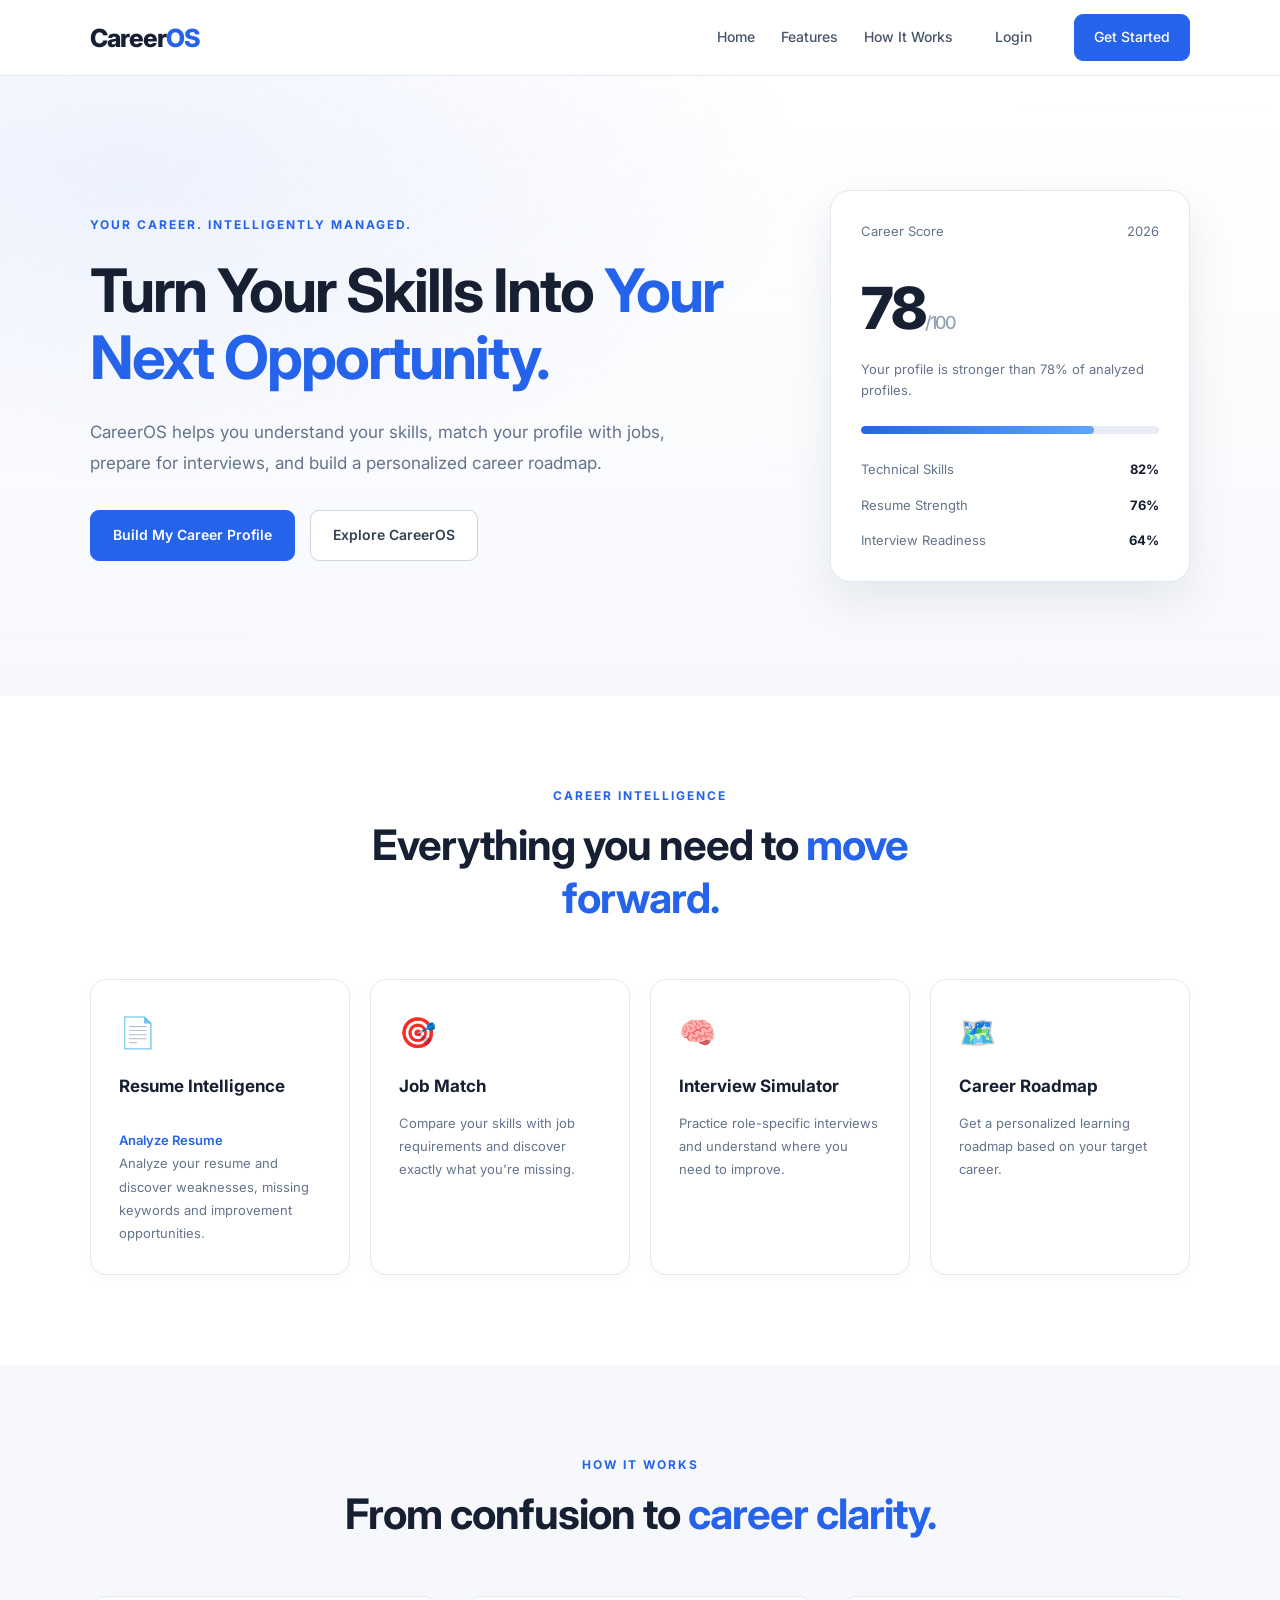
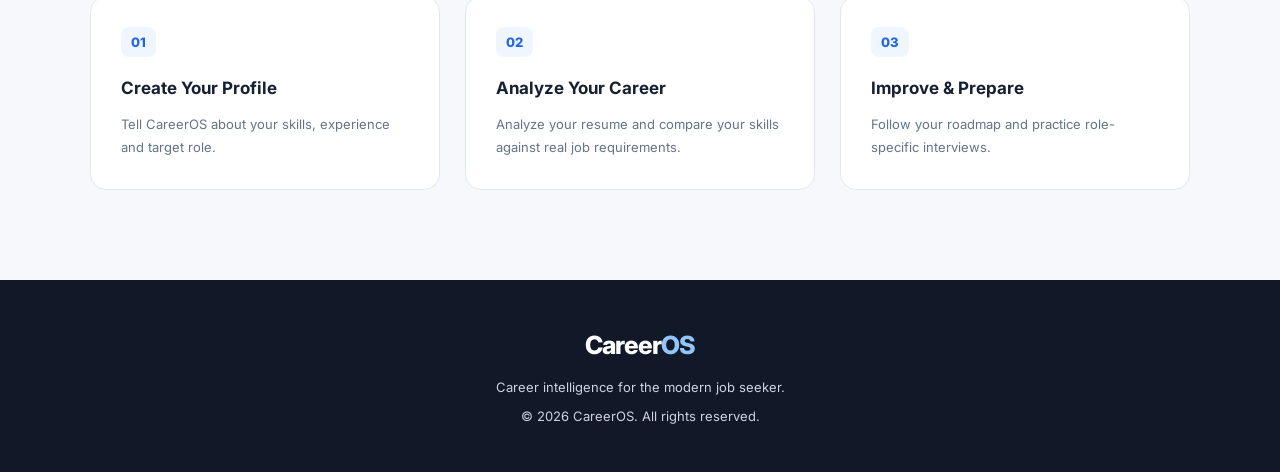
<file: frontend/index.html>
<!DOCTYPE html>
<html lang="en">

<head>
    <meta charset="UTF-8">

    <meta name="viewport" content="width=device-width, initial-scale=1.0">

    <title>CareerOS | Career Intelligence Platform</title>

    <link rel="stylesheet" href="css/style.css">
    <link rel="stylesheet" href="css/responsive.css">
</head>

<body>

    <!-- Navigation -->
    <header class="navbar">

        <div class="logo">
            Career<span>OS</span>
        </div>

        <nav>

            <a href="index.html">
                Home
            </a>

            <a href="#features">
                Features
            </a>

            <a href="#how-it-works">
                How It Works
            </a>

            <a href="login.html" class="login-btn" id="loginNav">
                Login
            </a>

            <a href="register.html" class="register-btn" id="registerNav">
                Get Started
            </a>

            <a href="#" id="userNav" class="login-btn" style="display: none;">
            </a>

            <a href="#" id="logoutBtn" class="register-btn" style="display: none;">
                Logout
            </a>

        </nav>


    </header>




    <!-- Hero Section -->
    <main>

        <section class="hero">

            <div class="hero-content">

                <p class="tagline">
                    YOUR CAREER. INTELLIGENTLY MANAGED.
                </p>

                <h1>
                    Turn Your Skills Into
                    <span>Your Next Opportunity.</span>
                </h1>

                <p class="hero-description">
                    CareerOS helps you understand your skills,
                    match your profile with jobs, prepare for interviews,
                    and build a personalized career roadmap.
                </p>

                <div class="hero-buttons">
                    <a href="register.html" class="primary-btn" id="buildProfileBtn">
                        Build My Career Profile
                    </a>

                    <a href="#how-it-works" class="secondary-btn">
                        Explore CareerOS
                    </a>

                </div>

            </div>


            <!-- Career Score Card -->

            <div class="career-card">

                <div class="card-header">
                    <span>Career Score</span>
                    <span>2026</span>
                </div>

                <div class="score">
                    78<span>/100</span>
                </div>

                <p class="score-text">
                    Your profile is stronger than 78% of
                    analyzed profiles.
                </p>

                <div class="progress">

                    <div class="progress-bar"></div>

                </div>

                <div class="skills">

                    <div>
                        <span>Technical Skills</span>
                        <strong>82%</strong>
                    </div>

                    <div>
                        <span>Resume Strength</span>
                        <strong>76%</strong>
                    </div>

                    <div>
                        <span>Interview Readiness</span>
                        <strong>64%</strong>
                    </div>

                </div>

            </div>

        </section>


        <!-- Features -->

        <section id="features" class="features">

            <div class="section-heading">

                <p>CAREER INTELLIGENCE</p>

                <h2>
                    Everything you need to
                    <span>move forward.</span>
                </h2>

            </div>


            <div class="feature-grid">

                <article class="feature-card">

                    <div class="feature-icon">
                        📄
                    </div>

                    <h3>Resume Intelligence</h3>
                    <a href="resume.html" class="btn-primary">
                        Analyze Resume
                    </a>

                    <p>
                        Analyze your resume and discover
                        weaknesses, missing keywords and
                        improvement opportunities.
                    </p>

                </article>


                <article class="feature-card">

                    <div class="feature-icon">
                        🎯
                    </div>

                    <h3>Job Match</h3>

                    <p>
                        Compare your skills with job
                        requirements and discover exactly
                        what you're missing.
                    </p>

                </article>


                <article class="feature-card">

                    <div class="feature-icon">
                        🧠
                    </div>

                    <h3>Interview Simulator</h3>

                    <p>
                        Practice role-specific interviews
                        and understand where you need to
                        improve.
                    </p>

                </article>


                <article class="feature-card">

                    <div class="feature-icon">
                        🗺️
                    </div>

                    <h3>Career Roadmap</h3>

                    <p>
                        Get a personalized learning roadmap
                        based on your target career.
                    </p>

                </article>

            </div>

        </section>


        <!-- How It Works -->

        <section id="how-it-works" class="how-it-works">

            <div class="section-heading">

                <p>HOW IT WORKS</p>

                <h2>
                    From confusion to
                    <span>career clarity.</span>
                </h2>

            </div>


            <div class="steps">

                <div class="step">

                    <span>01</span>

                    <h3>Create Your Profile</h3>

                    <p>
                        Tell CareerOS about your skills,
                        experience and target role.
                    </p>

                </div>


                <div class="step">

                    <span>02</span>

                    <h3>Analyze Your Career</h3>

                    <p>
                        Analyze your resume and compare
                        your skills against real job requirements.
                    </p>

                </div>


                <div class="step">

                    <span>03</span>

                    <h3>Improve & Prepare</h3>

                    <p>
                        Follow your roadmap and practice
                        role-specific interviews.
                    </p>

                </div>

            </div>

        </section>

    </main>


    <!-- Footer -->

    <footer>

        <div class="logo">
            Career<span>OS</span>
        </div>

        <p>
            Career intelligence for the modern job seeker.
        </p>

        <p>
            © 2026 CareerOS. All rights reserved.
        </p>

    </footer>

    <script src="js/auth.js"></script>


</body>

</html>
</file>
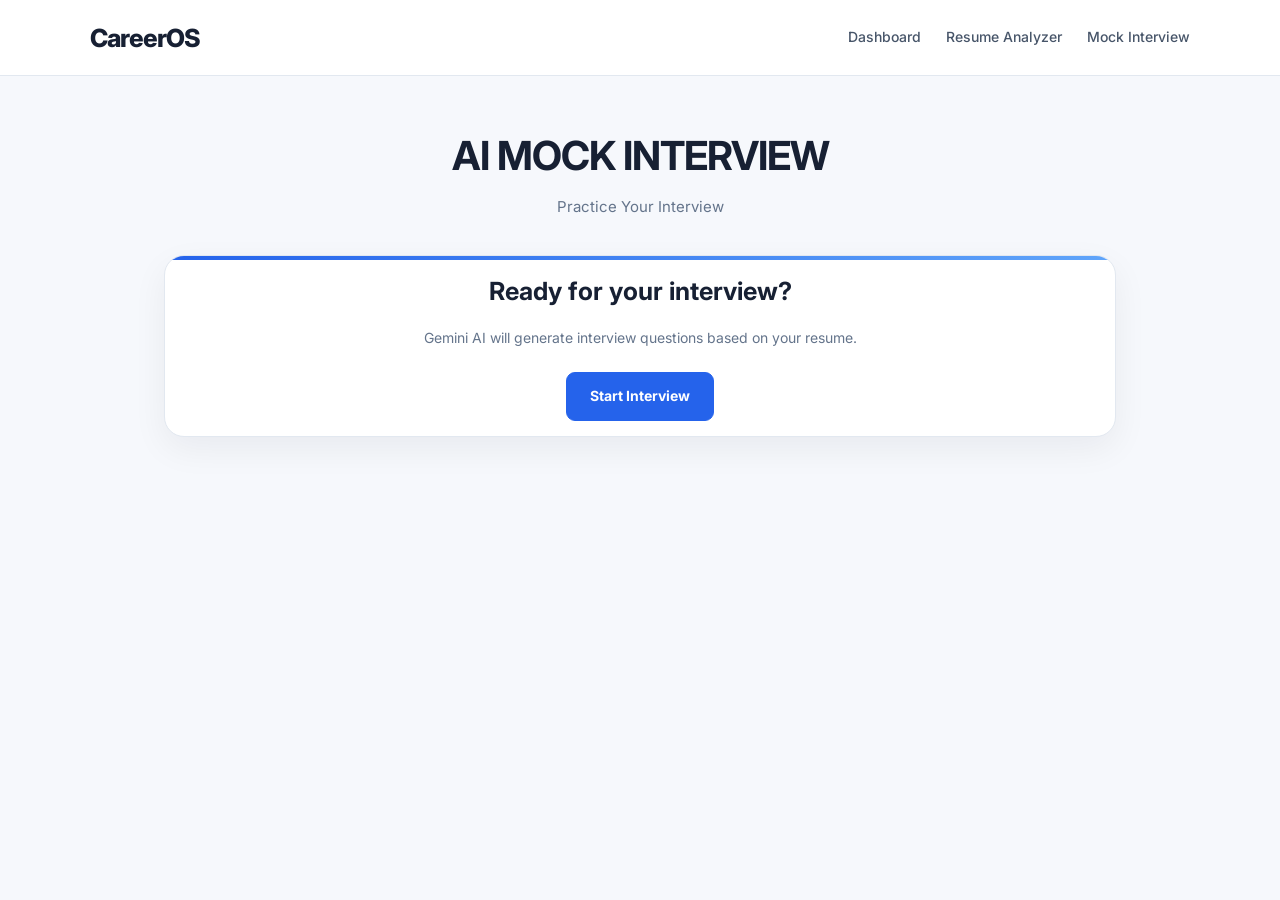
<file: frontend/interview.html>
<!DOCTYPE html>
<html lang="en">

<head>

    <meta charset="UTF-8">

    <meta name="viewport" content="width=device-width, initial-scale=1.0">

    <title>AI Mock Interview - CareerOS</title>

    <link rel="stylesheet" href="css/style.css">
    <link rel="stylesheet" href="css/responsive.css">
    <link rel="stylesheet" href="css/interview.css">

</head>

<body>

    <!-- ================= NAVBAR ================= -->

    <nav class="navbar">

        <div class="logo">
            CareerOS
        </div>

        <div class="nav-links">

            <a href="index.html">
                Dashboard
            </a>

            <a href="resume.html">
                Resume Analyzer
            </a>

            <a href="interview.html">
                Mock Interview
            </a>

        </div>

    </nav>


    <!-- ================= MAIN ================= -->

    <main class="interview-container">

        <div class="interview-header">

            <h1>
                AI MOCK INTERVIEW
            </h1>

            <p>
                Practice Your Interview
            </p>

        </div>


        <!-- ================= START SCREEN ================= -->

        <div id="startScreen" class="interview-card">

            <h2>
                Ready for your interview?
            </h2>

            <p>
                Gemini AI will generate interview
                questions based on your resume.
            </p>

            <button id="startInterviewBtn">
                Start Interview
            </button>

        </div>


        <!-- ================= QUESTION SCREEN ================= -->

        <div id="questionScreen" class="interview-card" style="display: none;">

            <div class="question-info">

                <span>
                    Question
                </span>

                <span id="questionNumber">
                    1 / 10
                </span>

            </div>


            <h2 id="questionText">
                Loading question...
            </h2>


            <textarea id="answerInput" placeholder="Type your answer here..." rows="7">
            </textarea>

            <button id="submitAnswerBtn">
                Submit Answer
            </button>


            <!-- AI Evaluation -->
            <div id="evaluationBox" class="evaluation-box" style="display: none;">

                <h3>🤖 AI Evaluation</h3>

                <div class="evaluation-score">
                    <span>Score</span>
                    <strong id="answerScore">0/10</strong>
                </div>

                <div class="evaluation-section">
                    <h4>💬 Feedback</h4>
                    <p id="answerFeedback"></p>
                </div>

                <div class="evaluation-section">
                    <h4>💡 Suggestion</h4>
                    <p id="answerSuggestion"></p>
                </div>

                <button id="nextQuestionBtn">
                    Next Question
                </button>

            </div>



        </div>


        <!-- ================= RESULT SCREEN ================= -->

        <div id="resultScreen" class="interview-card" style="display: none;">

            <h2>
                Interview Completed 🎉
            </h2>

            <div class="score-box">

                <h3>
                    Your Score
                </h3>

                <div id="interviewScore">
                    0/100
                </div>

            </div>


            <p id="interviewFeedback">
                Good job!
            </p>


            <button id="restartInterviewBtn">
                Start Again
            </button>

        </div>

    </main>


    <!-- ================= JAVASCRIPT ================= -->

    <script src="./js/interview.js"></script>
</body>

</html>
</file>
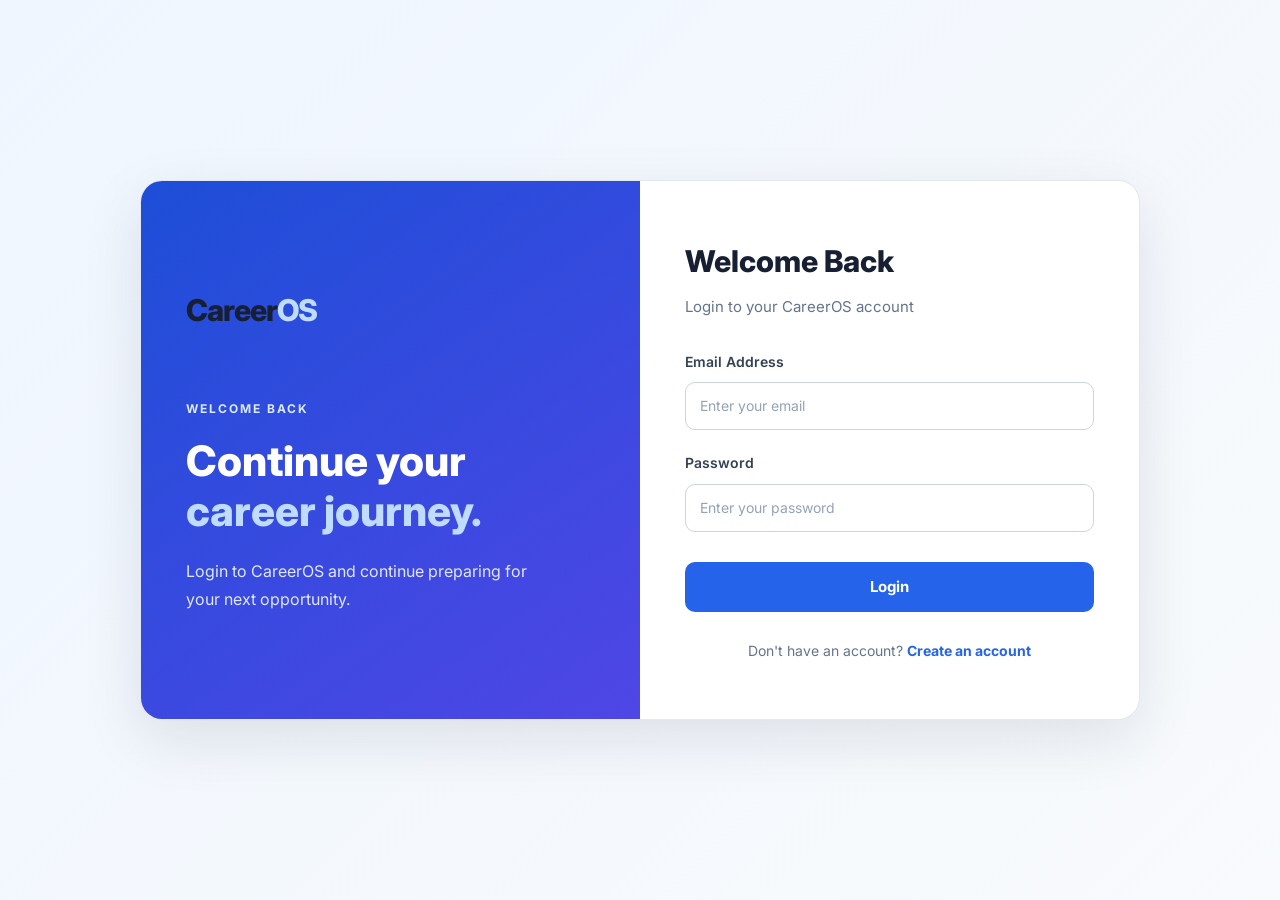
<file: frontend/login.html>
﻿<!DOCTYPE html>

<html lang="en">

<head>
    <meta charset="UTF-8">
    <meta name="viewport" content="width=device-width, initial-scale=1.0">

    <title>Login | CareerOS</title>

    <!-- Main CSS -->
    <link rel="stylesheet" href="css/style.css">

    <!-- Authentication CSS -->
    <link rel="stylesheet" href="css/auth.css">

    <!-- Responsive CSS -->
    <link rel="stylesheet" href="css/responsive.css">


</head>

<body>


    <!-- ================= AUTH PAGE ================= -->

    <main class="auth-page">

        <div class="auth-container">

            <!-- ================= LEFT SIDE ================= -->

            <section class="auth-info">

                <div class="logo">
                    Career<span>OS</span>
                </div>

                <div class="auth-label">
                    WELCOME BACK
                </div>

                <h1>
                    Continue your
                    <span>career journey.</span>
                </h1>

                <p>
                    Login to CareerOS and continue preparing
                    for your next opportunity.
                </p>

            </section>


            <!-- ================= LOGIN FORM ================= -->

            <section class="auth-form">

                <h2>Welcome Back</h2>

                <p class="form-subtitle">
                    Login to your CareerOS account
                </p>

              <form id="loginForm">

    <div class="form-group">
        <label for="email">Email Address</label>

        <input
            type="email"
            id="email"
            name="email"
            placeholder="Enter your email"
            required>
    </div>

    <div class="form-group">
        <label for="password">Password</label>

        <input
            type="password"
            id="password"
            name="password"
            placeholder="Enter your password"
            required>
    </div>

    <div id="message"></div>

    <button type="submit" class="auth-button">
        Login
    </button>

</form>

                <!-- Register Link -->

                <p class="login-link">

                    Don't have an account?

                    <a href="register.html">
                        Create an account
                    </a>

                </p>

            </section>

        </div>

    </main>


    <!-- Authentication JavaScript -->


    <script src="js/auth.js"></script>


</body>

</html>
</file>
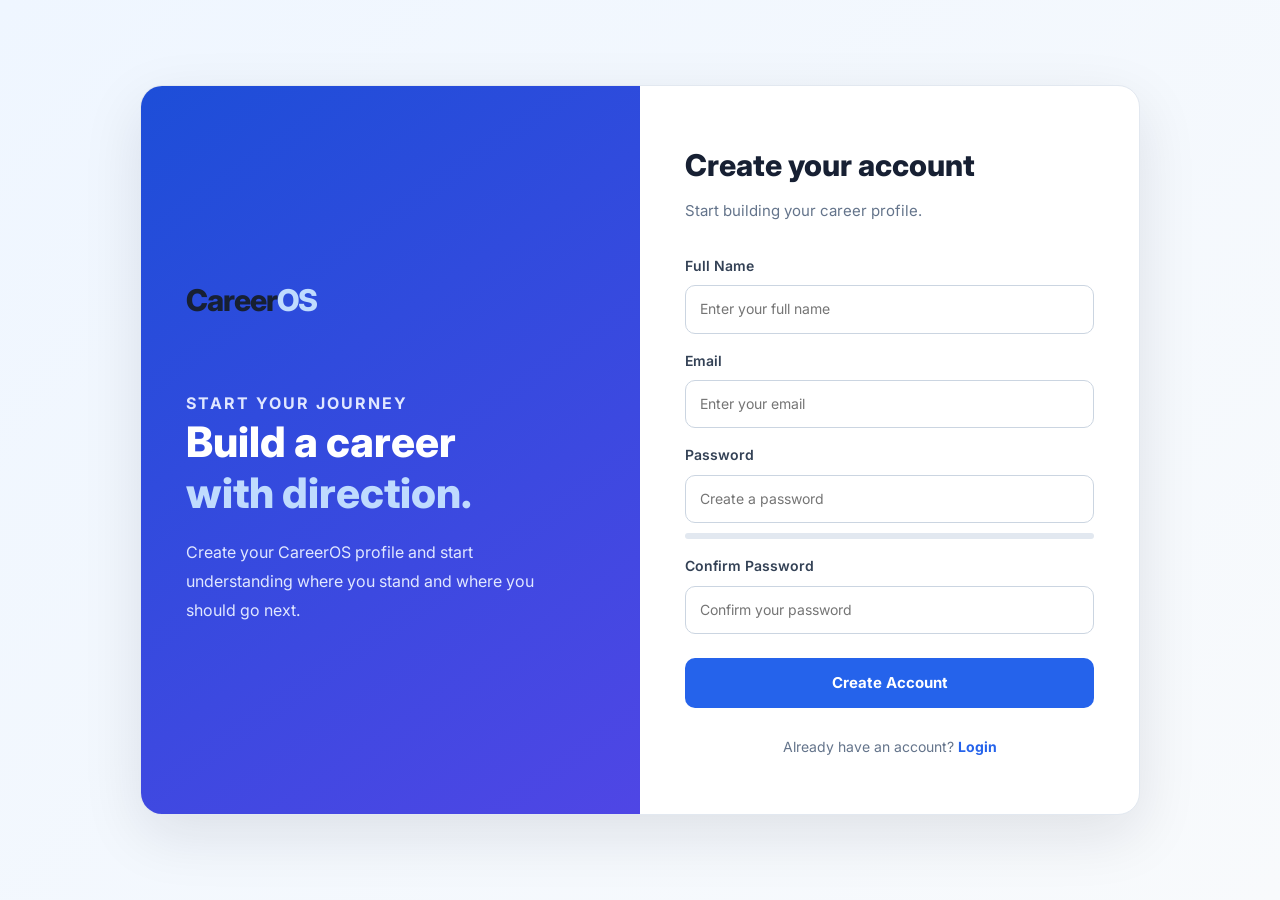
<file: frontend/register.html>
<!DOCTYPE html>
<html lang="en">

<head>

    <meta charset="UTF-8">

    <meta name="viewport" content="width=device-width, initial-scale=1.0">

    <title>Create Account | CareerOS</title>
<link rel="stylesheet" href="css/style.css">
<link rel="stylesheet" href="css/auth.css">
<link rel="stylesheet" href="css/responsive.css">

</head>

<body>

    <main class="auth-page">

        <div class="auth-container">

            <!-- Left Section -->

            <section class="auth-info">

                <div class="logo">
                    Career<span>OS</span>
                </div>

                <p class="auth-label">
                    START YOUR JOURNEY
                </p>

                <h1>
                    Build a career
                    <span>with direction.</span>
                </h1>

                <p>
                    Create your CareerOS profile and start
                    understanding where you stand and where
                    you should go next.
                </p>

            </section>


            <!-- Register Form -->

            <section class="auth-form">

                <h2>Create your account</h2>

                <p class="form-subtitle">
                    Start building your career profile.
                </p>


                <form id="registerForm">

                    <div class="form-group">

                        <label for="name">
                            Full Name
                        </label>

                        <input type="text" id="name" name="name" placeholder="Enter your full name" required>

                        <small id="nameError" class="error-message"></small>

                    </div>

                    <div class="form-group">

                        <label for="email">
                            Email
                        </label>

                        <input type="email" id="email" name="email" placeholder="Enter your email" required>

                        <small id="emailError" class="error-message"></small>

                    </div>




                    <div class="form-group">

                        <label for="password">
                            Password
                        </label>

                        <input type="password" id="password" name="password" placeholder="Create a password" required>

                        <small id="passwordError" class="error-message"></small>

                        <div class="password-strength">

                            <div class="strength-bar">
                                <div id="strengthProgress"></div>
                            </div>

                            <small id="strengthText"></small>

                        </div>

                    </div>


                    <div class="form-group">

                        <label for="confirmPassword">
                            Confirm Password
                        </label>

                        <input type="password" id="confirmPassword" name="confirmPassword"
                            placeholder="Confirm your password" required>

                        <small id="confirmPasswordError" class="error-message"></small>

                    </div>
                    <p id="successMessage" class="success-message"></p>

                    <button type="submit" class="auth-button">
                        Create Account
                    </button>


                    <p class="login-link">

                        Already have an account?

                        <a href="login.html">
                            Login
                        </a>

                    </p>

                </form>

            </section>

        </div>

    </main>
    <script src="js/auth.js"></script>

</body>

</html>
</file>
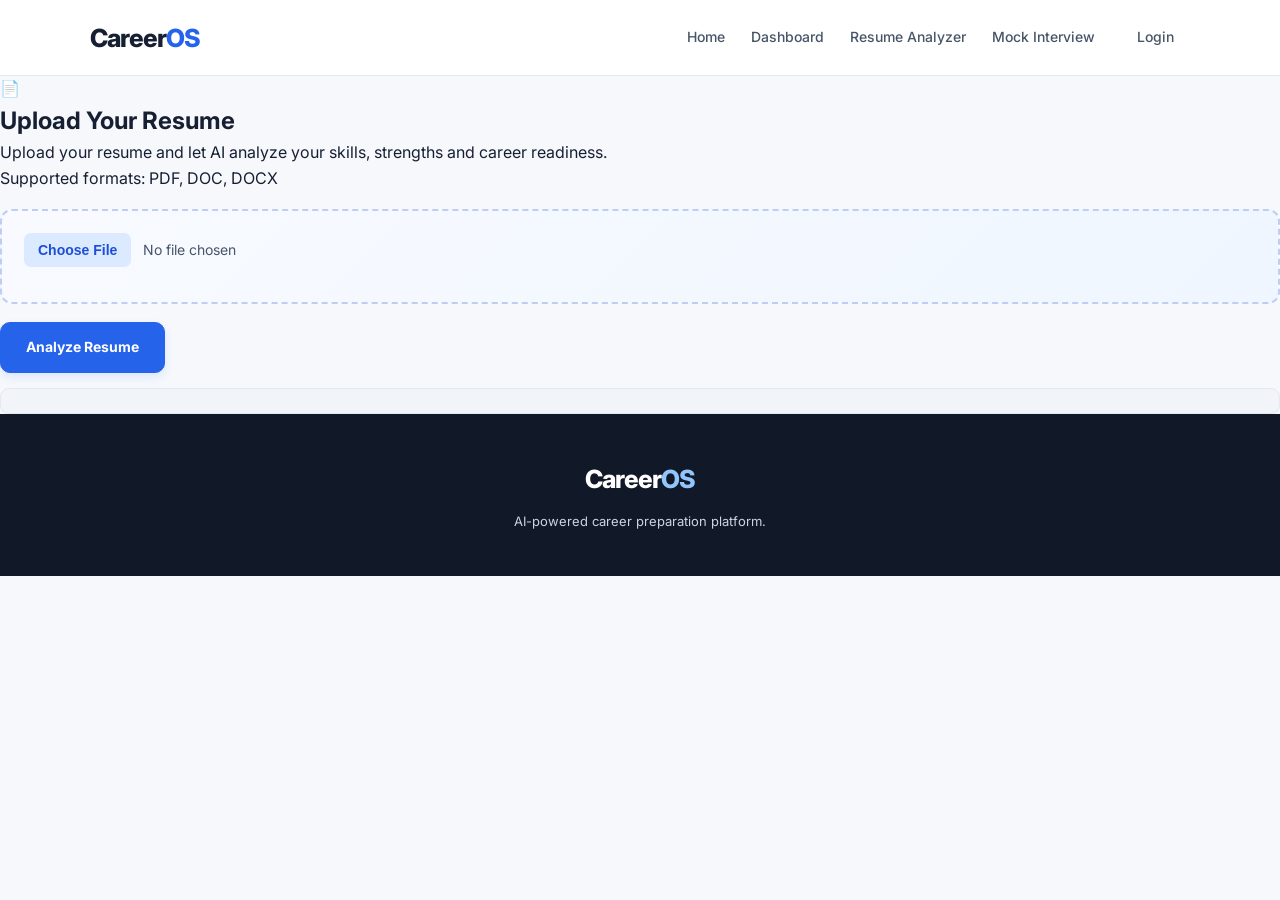
<file: frontend/resume.html>
<!DOCTYPE html>
<html lang="en">

<head>

    <meta charset="UTF-8">

    <meta name="viewport" content="width=device-width, initial-scale=1.0">

    <title>CareerOS - Resume Analyzer</title>
<link rel="stylesheet" href="css/style.css">
<link rel="stylesheet" href="css/responsive.css">
<link rel="stylesheet" href="css/resume.css">

</head>


<body>


    <!-- ================= NAVBAR ================= -->

    <header class="navbar">

        <div class="logo">
            Career<span>OS</span>
        </div>


        <nav>

            <a href="index.html">
                Home
            </a>

            <a href="dashboard.html">
                Dashboard
            </a>

            <a href="resume.html">
                Resume Analyzer
            </a>

            <a href="interview.html">
                Mock Interview
            </a>

            <a href="login.html" class="login-btn">
                Login
            </a>

        </nav>

    </header>



    <!-- ================= MAIN ================= -->

    <main class="resume-page">


        <!-- ================= UPLOAD SECTION ================= -->

        <section class="resume-upload">


            <div class="upload-icon">
                📄
            </div>


            <h1>
                Upload Your Resume
            </h1>


            <p>
                Upload your resume and let AI analyze
                your skills, strengths and career readiness.
            </p>


            <p class="file-info">
                Supported formats: PDF, DOC, DOCX
            </p>


            <!-- FILE INPUT -->

            <input type="file" id="resumeInput" accept=".pdf,.doc,.docx">


            <!-- ANALYZE BUTTON -->

            <button id="uploadBtn" class="primary-btn">

                Analyze Resume

            </button>


            <!-- MESSAGE -->

            <p id="uploadMessage" class="upload-message">
            </p>


        </section>



        <!-- ================= ANALYSIS SECTION ================= -->

        <section id="analysisResult" class="analysis-section" style="display: none;">


            <div class="analysis-title">

                <h2>
                    Resume Analysis
                </h2>

                <p>
                    AI-powered analysis of your resume
                </p>

            </div>



            <!-- ================= CAREER SCORE ================= -->

            <div class="analysis-card score-card">

                <h3>
                    🎯 Career Score
                </h3>


                <div class="career-score">

                    <span id="careerScore">
                        0/100
                    </span>

                </div>

            </div>



            <!-- ================= SKILLS ================= -->

            <div class="analysis-card">

                <h3>
                    💻 Skills
                </h3>


                <div id="skillsResult" class="skills-container">
                </div>

            </div>



            <!-- ================= STRENGTHS ================= -->

            <div class="analysis-card">

                <h3>
                    💪 Strengths
                </h3>


                <ul id="strengthsResult" class="analysis-list">
                </ul>

            </div>



            <!-- ================= RECOMMENDATIONS ================= -->

            <div class="analysis-card">

                <h3>
                    🚀 Recommendations
                </h3>


                <ul id="recommendationsResult" class="analysis-list">
                </ul>

            </div>



            <!-- ================= IMPROVEMENTS ================= -->

            <div class="analysis-card">

                <h3>
                    ⚠️ Improvements
                </h3>


                <ul id="improvementResult" class="analysis-list">
                </ul>

            </div>



            <!-- ================= JOB DESCRIPTION MATCHING ================= -->

            <div class="analysis-card job-match-card">

                <h3>🎯 Job Description Matching</h3>

                <p>
                    Compare your resume with a job description to identify
                    matching skills, missing skills, and areas to improve.
                </p>

                <label for="jobDescription">
                    Paste the Job Description
                </label>

                <textarea id="jobDescription" rows="8"
                    placeholder="Paste the Java Full Stack Developer job description here..."></textarea>

                <button type="button" id="matchJobBtn" class="primary-btn">
                    Match My Resume
                </button>

                <p id="jobMatchMessage" class="upload-message"></p>

                <!-- Matching results will appear here -->
                <div id="jobMatchResults" style="display: none;">

                    <h3>Match Score</h3>
                    <div class="career-score">
                        <span id="jobMatchScore">0%</span>
                    </div>

                    <h3>✅ Matching Skills</h3>
                    <ul id="matchingSkillsResult" class="analysis-list"></ul>

                    <h3>⚠️ Missing Skills</h3>
                    <ul id="missingSkillsResult" class="analysis-list"></ul>

                    <h3>🚀 Suggestions</h3>
                    <ul id="jobSuggestionsResult" class="analysis-list"></ul>

                </div>

            </div>




            <!-- ================= INTERVIEW BUTTON ================= -->

            <div class="interview-action">

                <h3>
                    Ready for your interview?
                </h3>


                <p>
                    Use your analyzed resume to start
                    an AI-powered mock interview.
                </p>


                <a href="interview.html" class="primary-btn">

                    Start Mock Interview →

                </a>

            </div>


        </section>


    </main>



    <!-- ================= FOOTER ================= -->

    <footer>

        <div class="logo">
            Career<span>OS</span>
        </div>

        <p>
            AI-powered career preparation platform.
        </p>

    </footer>



    <!-- ================= JAVASCRIPT ================= -->

    <script src="js/resume.js"></script>

</body>

</html>
</file>
<file: frontend/css/style.css>
@import url('https://fonts.googleapis.com/css2?family=Inter:wght@400;500;600;700;800&display=swap');

/* ================= BASE STYLES ================= */

:root {
    --bg: #f6f8fc;
    --bg-white: #ffffff;
    --surface: #ffffff;
    --surface-soft: #f1f5ff;
    --primary: #2563eb;
    --primary-dark: #1d4ed8;
    --primary-light: #eff6ff;
    --accent: #6366f1;
    --text: #172033;
    --text-muted: #64748b;
    --border: #e2e8f0;
    --success: #15803d;
    --shadow: 0 10px 30px rgba(15, 23, 42, 0.06);
    --radius: 16px;
}

* {
    margin: 0;
    padding: 0;
    box-sizing: border-box;
}

html {
    scroll-behavior: smooth;
    scroll-padding-top: 90px;
}

body {
    font-family: 'Inter', sans-serif;
    background: var(--bg);
    color: var(--text);
    line-height: 1.6;
}

a {
    color: inherit;
}

button,
input,
textarea,
select {
    font: inherit;
}

button,
a {
    -webkit-tap-highlight-color: transparent;
}

/* ================= NAVBAR ================= */

.navbar {
    min-height: 76px;
    display: flex;
    align-items: center;
    justify-content: space-between;
    gap: 24px;
    padding: 14px 7%;
    background: rgba(255, 255, 255, 0.96);
    border-bottom: 1px solid var(--border);
    position: relative;
    z-index: 10;
}

.logo {
    font-size: 25px;
    font-weight: 800;
    letter-spacing: -1px;
    color: var(--text);
    white-space: nowrap;
}

.logo span {
    color: var(--primary);
}

nav,
.nav-links {
    display: flex;
    align-items: center;
    gap: 26px;
}

nav a,
.nav-links a {
    text-decoration: none;
    color: #475569;
    font-size: 14px;
    font-weight: 500;
    transition: color 0.2s ease;
}

nav a:hover,
.nav-links a:hover {
    color: var(--primary);
}

.login-btn {
    padding: 10px 16px;
}

.register-btn {
    background: var(--primary);
    color: #ffffff !important;
    padding: 11px 19px;
    border: 1px solid var(--primary);
    border-radius: 9px;
    transition: background 0.2s ease, transform 0.2s ease;
}

.register-btn:hover {
    background: var(--primary-dark);
    transform: translateY(-1px);
}

/* ================= HERO SECTION ================= */

.hero {
    min-height: 620px;
    padding: 85px 7%;
    display: flex;
    align-items: center;
    justify-content: space-between;
    gap: 60px;
    background:
        radial-gradient(
            ellipse at 10% 15%,
            rgba(37, 99, 235, 0.08),
            transparent 42%
        ),
        linear-gradient(180deg, #ffffff 0%, #f6f8fc 100%);
}

.hero-content {
    max-width: 650px;
}

.tagline {
    display: inline-block;
    color: var(--primary);
    font-size: 12px;
    font-weight: 700;
    letter-spacing: 2px;
    margin-bottom: 22px;
}

.hero h1 {
    font-size: clamp(38px, 5vw, 60px);
    line-height: 1.13;
    letter-spacing: -2px;
    margin-bottom: 25px;
    color: #172033;
}

.hero h1 span {
    color: var(--primary);
}

.hero-description {
    font-size: 17px;
    line-height: 1.8;
    color: var(--text-muted);
    max-width: 600px;
    margin-bottom: 32px;
}

.hero-buttons {
    display: flex;
    flex-wrap: wrap;
    gap: 15px;
}

.primary-btn,
.secondary-btn {
    display: inline-flex;
    align-items: center;
    justify-content: center;
    text-align: center;
    text-decoration: none;
    padding: 13px 22px;
    border-radius: 9px;
    font-size: 14px;
    font-weight: 600;
    transition: transform 0.2s ease, background 0.2s ease,
        box-shadow 0.2s ease;
}

.primary-btn {
    background: var(--primary);
    color: #ffffff;
    border: 1px solid var(--primary);
}

.primary-btn:hover {
    background: var(--primary-dark);
    transform: translateY(-2px);
    box-shadow: 0 8px 20px rgba(37, 99, 235, 0.18);
}

.secondary-btn {
    border: 1px solid #cbd5e1;
    color: #334155;
    background: #ffffff;
}

.secondary-btn:hover {
    background: var(--primary-light);
    border-color: #93c5fd;
    transform: translateY(-2px);
}

/* ================= CAREER SCORE CARD ================= */

.career-card {
    width: 360px;
    max-width: 100%;
    flex-shrink: 0;
    background: #ffffff;
    padding: 30px;
    border: 1px solid var(--border);
    border-radius: 20px;
    box-shadow: 0 18px 45px rgba(15, 23, 42, 0.08);
}

.card-header {
    display: flex;
    justify-content: space-between;
    align-items: center;
    gap: 12px;
    color: var(--text-muted);
    font-size: 13px;
}

.score {
    font-size: 58px;
    font-weight: 800;
    letter-spacing: -2px;
    color: var(--text);
    margin: 20px 0 5px;
}

.score span {
    font-size: 18px;
    color: #94a3b8;
    font-weight: 500;
}

.score-text {
    color: var(--text-muted);
    font-size: 13px;
    line-height: 1.6;
}

.progress {
    height: 8px;
    background: #e8edf5;
    border-radius: 20px;
    overflow: hidden;
    margin: 25px 0;
}

.progress-bar {
    width: 78%;
    height: 100%;
    background: linear-gradient(90deg, #2563eb, #60a5fa);
    border-radius: 20px;
}

.skills div {
    display: flex;
    justify-content: space-between;
    gap: 12px;
    margin-top: 15px;
    font-size: 13px;
}

.skills span {
    color: var(--text-muted);
}

/* ================= SECTION HEADINGS ================= */

.features,
.how-it-works {
    padding: 90px 7%;
    background: #ffffff;
}

.section-heading {
    text-align: center;
    max-width: 680px;
    margin: 0 auto 55px;
}

.section-heading p {
    color: var(--primary);
    font-size: 12px;
    font-weight: 700;
    letter-spacing: 2px;
    margin-bottom: 14px;
}

.section-heading h2 {
    font-size: clamp(28px, 4vw, 42px);
    line-height: 1.25;
    letter-spacing: -1px;
    color: var(--text);
}

.section-heading h2 span {
    color: var(--primary);
}

/* ================= FEATURE CARDS ================= */

.feature-grid {
    display: grid;
    grid-template-columns: repeat(4, minmax(0, 1fr));
    gap: 20px;
}

.feature-card {
    min-width: 0;
    padding: 28px;
    background: #ffffff;
    border: 1px solid var(--border);
    border-radius: var(--radius);
    box-shadow: 0 4px 14px rgba(15, 23, 42, 0.025);
    transition: transform 0.25s ease, border-color 0.25s ease,
        box-shadow 0.25s ease;
}

.feature-card:hover {
    transform: translateY(-5px);
    border-color: #bfdbfe;
    box-shadow: var(--shadow);
}

.feature-icon {
    display: inline-flex;
    align-items: center;
    justify-content: center;
    font-size: 30px;
    margin-bottom: 18px;
}

.feature-card h3 {
    font-size: 17px;
    line-height: 1.5;
    color: var(--text);
    margin-bottom: 12px;
}

.feature-card p {
    color: var(--text-muted);
    font-size: 13px;
    line-height: 1.8;
}

.feature-card a {
    display: inline-block;
    margin-top: 18px;
    color: var(--primary);
    font-size: 13px;
    font-weight: 600;
    text-decoration: none;
}

.feature-card a:hover {
    color: var(--primary-dark);
    text-decoration: underline;
}

/* ================= HOW IT WORKS ================= */

.how-it-works {
    background: #f6f8fc;
}

.steps {
    display: grid;
    grid-template-columns: repeat(3, minmax(0, 1fr));
    gap: 25px;
}

.step {
    padding: 30px;
    background: #ffffff;
    border: 1px solid var(--border);
    border-radius: var(--radius);
    transition: transform 0.2s ease, box-shadow 0.2s ease;
}

.step:hover {
    transform: translateY(-3px);
    box-shadow: var(--shadow);
}

.step span {
    display: inline-flex;
    align-items: center;
    justify-content: center;
    color: var(--primary);
    background: var(--primary-light);
    border-radius: 8px;
    padding: 5px 10px;
    font-weight: 800;
    font-size: 13px;
}

.step h3 {
    font-size: 17px;
    color: var(--text);
    margin: 18px 0 10px;
}

.step p {
    color: var(--text-muted);
    line-height: 1.8;
    font-size: 13px;
}

/* ================= FOOTER ================= */

footer {
    padding: 45px 7%;
    background: #111827;
    color: #ffffff;
    text-align: center;
}

footer .logo {
    color: #ffffff;
    margin-bottom: 12px;
}

footer .logo span {
    color: #93c5fd;
}

footer p {
    color: #cbd5e1;
    font-size: 13px;
    margin-top: 8px;
}

/* ================= SKILL BADGES ================= */

.skills-container {
    display: flex;
    flex-wrap: wrap;
    gap: 10px;
    margin-top: 15px;
    line-height: normal;
}

.skill-badge {
    display: inline-flex;
    align-items: center;
    padding: 8px 14px;
    border-radius: 20px;
    font-size: 13px;
    font-weight: 500;
    white-space: nowrap;
    color: #1d4ed8;
    background: #eff6ff;
    border: 1px solid #bfdbfe;
}

/* Keep the Resume Analyzer's existing skill container working */

#skillsResult.skills-container {
    display: flex !important;
    flex-wrap: wrap !important;
    gap: 10px !important;
    margin-top: 15px !important;
    line-height: normal !important;
}

#skillsResult .skill-badge {
    display: inline-flex !important;
    align-items: center !important;
    padding: 8px 14px !important;
    margin: 0 !important;
    width: auto !important;
    border-radius: 20px !important;
    font-size: 13px !important;
    font-weight: 600 !important;
    white-space: nowrap !important;
    color: #1d4ed8 !important;
    background: #eff6ff !important;
    border: 1px solid #bfdbfe !important;
    box-sizing: border-box !important;
}

/* ================= RESUME ANALYSIS LISTS ================= */

.analysis-list {
    list-style: none;
    padding: 0;
    margin: 15px 0 0;
}

.analysis-list li {
    position: relative;
    padding: 10px 0 10px 24px;
    color: #475569;
    font-size: 14px;
    line-height: 1.7;
    border-bottom: 1px solid #edf0f5;
}

.analysis-list li:last-child {
    border-bottom: none;
}

.analysis-list li::before {
    content: "✓";
    position: absolute;
    left: 0;
    top: 10px;
    font-weight: 700;
    color: var(--success);
}

/* ================= SHARED FORM ELEMENTS ================= */

input,
textarea,
select {
    max-width: 100%;
}

input:focus,
textarea:focus,
select:focus {
    outline: 2px solid rgba(37, 99, 235, 0.4);
    outline-offset: 2px;
}

/* ================= ACCESSIBILITY ================= */

@media (prefers-reduced-motion: reduce) {
    *,
    *::before,
    *::after {
        scroll-behavior: auto !important;
        animation-duration: 0.01ms !important;
        transition-duration: 0.01ms !important;
    }
}
</file>
<file: frontend/css/responsive.css>
/* ========================================
   CAREEROS RESPONSIVE DESIGN
   Clean Light + Blue Theme
======================================== */

/* ================= TABLETS ================= */

@media screen and (max-width: 1000px) {

    .navbar {
        padding: 14px 4%;
        gap: 18px;
    }

    nav,
    .nav-links {
        gap: 16px;
    }

    .hero {
        padding: 70px 5%;
        gap: 35px;
    }

    .hero h1 {
        font-size: 46px;
    }

    .hero-description {
        font-size: 16px;
    }

    .career-card {
        width: 320px;
        padding: 25px;
    }

    .features,
    .how-it-works {
        padding: 75px 5%;
    }

    .feature-grid {
        grid-template-columns: repeat(2, minmax(0, 1fr));
    }

    .steps {
        grid-template-columns: repeat(2, minmax(0, 1fr));
    }
}

/* ================= SMALL TABLETS ================= */

@media screen and (max-width: 768px) {

    .navbar {
        min-height: auto;
        padding: 18px 5%;
        flex-wrap: wrap;
        gap: 16px;
    }

    .logo {
        font-size: 23px;
    }

    nav,
    .nav-links {
        gap: 14px;
        flex-wrap: wrap;
    }

    nav a,
    .nav-links a {
        font-size: 13px;
    }

    .hero {
        min-height: auto;
        padding: 60px 5%;
        flex-direction: column;
        align-items: stretch;
        gap: 40px;
    }

    .hero-content {
        max-width: 100%;
    }

    .hero h1 {
        font-size: 42px;
        letter-spacing: -1.5px;
    }

    .hero-description {
        max-width: 100%;
    }

    .career-card {
        width: 100%;
        max-width: 480px;
        align-self: center;
    }

    .section-heading {
        margin-bottom: 40px;
    }

    .section-heading h2 {
        font-size: 34px;
    }

    .features,
    .how-it-works {
        padding: 65px 5%;
    }

    .feature-card {
        padding: 23px;
    }

    .step {
        padding: 25px;
    }

    footer {
        padding: 35px 5%;
    }
}

/* ================= MOBILE PHONES ================= */

@media screen and (max-width: 480px) {

    .navbar {
        padding: 16px 5%;
        gap: 14px;
    }

    .logo {
        font-size: 21px;
    }

    nav,
    .nav-links {
        width: 100%;
        gap: 12px 18px;
        flex-wrap: wrap;
        justify-content: flex-start;
    }

    nav a,
    .nav-links a {
        font-size: 13px;
    }

    .login-btn {
        padding: 7px 0;
    }

    .register-btn {
        padding: 9px 13px;
    }

    .hero {
        padding: 45px 5%;
        gap: 30px;
    }

    .tagline {
        font-size: 11px;
        letter-spacing: 1.5px;
        margin-bottom: 16px;
    }

    .hero h1 {
        font-size: 35px;
        line-height: 1.2;
        letter-spacing: -1px;
        margin-bottom: 18px;
    }

    .hero-description {
        font-size: 15px;
        line-height: 1.75;
        margin-bottom: 25px;
    }

    .hero-buttons {
        flex-direction: column;
        align-items: stretch;
        gap: 12px;
    }

    .primary-btn,
    .secondary-btn {
        width: 100%;
        padding: 13px 16px;
    }

    .career-card {
        padding: 23px;
        border-radius: 16px;
    }

    .score {
        font-size: 48px;
    }

    .features,
    .how-it-works {
        padding: 50px 5%;
    }

    .section-heading {
        margin-bottom: 30px;
    }

    .section-heading p {
        font-size: 11px;
        letter-spacing: 1.5px;
    }

    .section-heading h2 {
        font-size: 28px;
    }

    .feature-grid,
    .steps {
        grid-template-columns: minmax(0, 1fr);
        gap: 16px;
    }

    .feature-card,
    .step {
        padding: 23px;
    }

    .feature-card h3,
    .step h3 {
        font-size: 17px;
    }

    .feature-card p,
    .step p {
        font-size: 14px;
    }

    .skills-container {
        gap: 8px;
    }

    .skill-badge {
        font-size: 12px;
        padding: 7px 11px;
        white-space: normal;
        overflow-wrap: anywhere;
    }

    .analysis-list li {
        font-size: 13px;
        overflow-wrap: anywhere;
    }

    footer {
        padding: 30px 5%;
    }

    footer p {
        font-size: 12px;
    }
}

/* ================= VERY SMALL PHONES ================= */

@media screen and (max-width: 360px) {

    .hero h1 {
        font-size: 31px;
    }

    .career-card {
        padding: 18px;
    }

    .score {
        font-size: 42px;
    }

    .feature-card,
    .step {
        padding: 18px;
    }

    nav,
    .nav-links {
        gap: 10px 14px;
    }
}
</file>
<file: frontend/css/interview.css>
/* ========================================
   CAREEROS - MOCK INTERVIEW
   Clean Light + Blue Theme
======================================== */

/* ================= BASE ================= */

* {
    margin: 0;
    padding: 0;
    box-sizing: border-box;
}

html {
    scroll-behavior: smooth;
}

body {
    font-family: 'Inter', sans-serif;
    background: #f6f8fc;
    color: #172033;
    min-height: 100vh;
    line-height: 1.6;
}

/* ================= NAVBAR ================= */

.navbar {
    min-height: 76px;
    display: flex;
    align-items: center;
    justify-content: space-between;
    gap: 24px;
    padding: 14px 7%;
    background: #ffffff;
    border-bottom: 1px solid #e2e8f0;
    position: relative;
    z-index: 10;
}

.logo {
    font-size: 25px;
    font-weight: 800;
    letter-spacing: -1px;
    color: #172033;
    white-space: nowrap;
}

.logo span {
    color: #2563eb;
}

.nav-links {
    display: flex;
    align-items: center;
    flex-wrap: wrap;
    gap: 25px;
}

.nav-links a {
    color: #475569;
    text-decoration: none;
    font-size: 14px;
    font-weight: 500;
    transition: color 0.2s ease;
}

.nav-links a:hover {
    color: #2563eb;
}

/* ================= PAGE CONTAINER ================= */

.interview-container {
    width: 100%;
    max-width: 1000px;
    margin: 0 auto;
    padding: 55px 24px 75px;
}

/* ================= PAGE HEADER ================= */

.interview-header {
    text-align: center;
    margin-bottom: 35px;
}

.interview-header h1 {
    font-size: clamp(28px, 4vw, 40px);
    line-height: 1.25;
    letter-spacing: -1px;
    color: #172033;
    margin-bottom: 12px;
}

.interview-header p {
    max-width: 650px;
    margin: 0 auto;
    color: #64748b;
    font-size: 15px;
    line-height: 1.8;
}

/* ================= MAIN CARD ================= */

.interview-card {
    position: relative;
    overflow: hidden;
    width: 100%;
    padding: 36px;
    background: #ffffff;
    border: 1px solid #e2e8f0;
    border-radius: 20px;
    box-shadow: 0 12px 35px rgba(15, 23, 42, 0.06);
    animation: cardAppear 0.4s ease;
}

.interview-card::before {
    content: "";
    position: absolute;
    top: 0;
    left: 0;
    width: 100%;
    height: 4px;
    background: linear-gradient(90deg, #2563eb, #60a5fa);
}

/* ================= START SCREEN ================= */

#startScreen {
    text-align: center;
    padding: 15px 0;
}

#startScreen h2 {
    font-size: 25px;
    color: #172033;
    margin-bottom: 14px;
}

#startScreen p {
    max-width: 620px;
    margin: 0 auto 22px;
    color: #64748b;
    font-size: 14px;
    line-height: 1.8;
}

#startScreen ul {
    list-style: none;
    max-width: 480px;
    margin: 0 auto 28px;
    text-align: left;
}

#startScreen li {
    position: relative;
    padding: 10px 0 10px 28px;
    color: #475569;
    font-size: 14px;
}

#startScreen li::before {
    content: "✓";
    position: absolute;
    left: 0;
    top: 10px;
    color: #15803d;
    font-weight: 800;
}

/* ================= BUTTONS ================= */

#startInterviewBtn,
#submitAnswerBtn,
#nextQuestionBtn,
#restartInterviewBtn {
    display: inline-flex;
    align-items: center;
    justify-content: center;
    gap: 8px;
    min-height: 46px;
    padding: 12px 23px;
    border: 1px solid #2563eb;
    border-radius: 9px;
    background: #2563eb;
    color: #ffffff;
    font-size: 14px;
    font-weight: 700;
    cursor: pointer;
    transition: background 0.2s ease, transform 0.2s ease,
        box-shadow 0.2s ease;
}

#startInterviewBtn:hover,
#submitAnswerBtn:hover,
#nextQuestionBtn:hover,
#restartInterviewBtn:hover {
    background: #1d4ed8;
    transform: translateY(-1px);
    box-shadow: 0 7px 18px rgba(37, 99, 235, 0.18);
}

#startInterviewBtn:disabled,
#submitAnswerBtn:disabled,
#nextQuestionBtn:disabled,
#restartInterviewBtn:disabled {
    opacity: 0.65;
    cursor: not-allowed;
    transform: none;
    box-shadow: none;
}

/* ================= QUESTION SCREEN ================= */

#questionScreen {
    width: 100%;
}

.question-info {
    display: flex;
    justify-content: space-between;
    align-items: center;
    flex-wrap: wrap;
    gap: 12px;
    margin-bottom: 22px;
    color: #64748b;
    font-size: 13px;
    font-weight: 600;
}

#questionNumber {
    display: inline-flex;
    align-items: center;
    padding: 7px 12px;
    border-radius: 20px;
    background: #eff6ff;
    color: #1d4ed8;
    font-size: 12px;
    font-weight: 700;
}

#questionText {
    font-size: clamp(20px, 3vw, 27px);
    line-height: 1.5;
    color: #172033;
    margin-bottom: 24px;
    overflow-wrap: anywhere;
}

/* ================= ANSWER INPUT ================= */

#answerInput {
    display: block;
    width: 100%;
    min-height: 180px;
    padding: 16px;
    resize: vertical;
    border: 1px solid #cbd5e1;
    border-radius: 12px;
    background: #ffffff;
    color: #172033;
    font-family: 'Inter', sans-serif;
    font-size: 14px;
    line-height: 1.8;
    outline: none;
    transition: border-color 0.2s ease, box-shadow 0.2s ease;
}

#answerInput::placeholder {
    color: #94a3b8;
}

#answerInput:focus {
    border-color: #2563eb;
    box-shadow: 0 0 0 3px rgba(37, 99, 235, 0.1);
}

#submitAnswerBtn {
    margin-top: 18px;
}

/* ================= EVALUATION BOX ================= */

.evaluation-box {
    margin-top: 25px;
    padding: 24px;
    background: #f8faff;
    border: 1px solid #dbeafe;
    border-radius: 14px;
    animation: evaluationAppear 0.35s ease;
}

.evaluation-box h3 {
    color: #172033;
    font-size: 18px;
    margin-bottom: 14px;
}

#answerScore {
    display: inline-block;
    color: #1d4ed8;
    background: #eff6ff;
    border: 1px solid #bfdbfe;
    border-radius: 9px;
    padding: 8px 13px;
    font-size: 18px;
    font-weight: 800;
    margin-bottom: 15px;
}

#answerFeedback,
#answerSuggestion {
    color: #475569;
    font-size: 14px;
    line-height: 1.8;
    margin-top: 10px;
    overflow-wrap: anywhere;
}

#answerFeedback strong,
#answerSuggestion strong {
    color: #172033;
}

#nextQuestionBtn {
    margin-top: 20px;
}

/* ================= RESULT SCREEN ================= */

#resultScreen {
    text-align: center;
    padding: 12px 0;
}

#resultScreen h2 {
    font-size: 29px;
    line-height: 1.35;
    color: #172033;
    margin-bottom: 12px;
}

#resultScreen > p {
    color: #64748b;
    font-size: 14px;
    line-height: 1.8;
}

/* ================= FINAL SCORE ================= */

.score-box {
    width: 190px;
    max-width: 100%;
    margin: 28px auto;
    padding: 24px;
    background: #eff6ff;
    border: 1px solid #bfdbfe;
    border-radius: 18px;
    animation: scoreAppear 0.5s ease;
}

#interviewScore {
    color: #1d4ed8;
    font-size: 48px;
    line-height: 1.2;
    font-weight: 800;
    letter-spacing: -1px;
}

.score-box p {
    color: #64748b;
    font-size: 13px;
    margin-top: 8px;
}

#interviewFeedback {
    max-width: 650px;
    margin: 0 auto 25px;
    padding: 22px;
    text-align: left;
    background: #f8fafc;
    border: 1px solid #e2e8f0;
    border-radius: 12px;
    color: #475569;
    font-size: 14px;
    line-height: 1.8;
    overflow-wrap: anywhere;
}

#interviewFeedback h3 {
    color: #172033;
    margin-bottom: 10px;
}

#restartInterviewBtn {
    margin-top: 5px;
}

/* ================= ANIMATIONS ================= */

@keyframes cardAppear {
    from {
        opacity: 0;
        transform: translateY(12px);
    }

    to {
        opacity: 1;
        transform: translateY(0);
    }
}

@keyframes evaluationAppear {
    from {
        opacity: 0;
        transform: translateY(8px);
    }

    to {
        opacity: 1;
        transform: translateY(0);
    }
}

@keyframes scoreAppear {
    from {
        opacity: 0;
        transform: scale(0.92);
    }

    to {
        opacity: 1;
        transform: scale(1);
    }
}

/* ================= TABLETS ================= */

@media screen and (max-width: 768px) {
    .navbar {
        padding: 16px 5%;
        flex-wrap: wrap;
        gap: 14px;
    }

    .nav-links {
        gap: 14px;
        flex-wrap: wrap;
    }

    .interview-container {
        padding: 40px 20px 60px;
    }

    .interview-card {
        padding: 28px;
    }

    .interview-header {
        margin-bottom: 28px;
    }
}

/* ================= MOBILE ================= */

@media screen and (max-width: 480px) {
    .navbar {
        padding: 15px 5%;
    }

    .logo {
        font-size: 22px;
    }

    .nav-links {
        width: 100%;
        gap: 10px 16px;
    }

    .nav-links a {
        font-size: 13px;
    }

    .interview-container {
        padding: 30px 14px 45px;
    }

    .interview-header h1 {
        font-size: 29px;
    }

    .interview-header p {
        font-size: 14px;
    }

    .interview-card {
        padding: 24px 18px;
        border-radius: 15px;
    }

    #startScreen h2 {
        font-size: 22px;
    }

    #questionText {
        font-size: 20px;
    }

    #answerInput {
        min-height: 160px;
        padding: 13px;
        font-size: 14px;
    }

    #startInterviewBtn,
    #submitAnswerBtn,
    #nextQuestionBtn,
    #restartInterviewBtn {
        width: 100%;
        padding: 12px 15px;
    }

    .evaluation-box {
        padding: 18px;
    }

    #resultScreen h2 {
        font-size: 25px;
    }

    .score-box {
        width: 160px;
        padding: 20px;
    }

    #interviewScore {
        font-size: 42px;
    }

    #interviewFeedback {
        padding: 17px;
    }
}

/* ================= REDUCED MOTION ================= */

@media (prefers-reduced-motion: reduce) {
    *,
    *::before,
    *::after {
        animation-duration: 0.01ms !important;
        transition-duration: 0.01ms !important;
        scroll-behavior: auto !important;
    }
}
</file>
<file: frontend/css/auth.css>
﻿
/* ===============================
   CareerOS Authentication Pages
================================ */

.auth-page {
    min-height: 100vh;
    display: flex;
    align-items: center;
    justify-content: center;
    padding: 40px 20px;
    background: linear-gradient(135deg, #eff6ff, #f8fafc);
    box-sizing: border-box;
}

.auth-container {
    width: 100%;
    max-width: 1000px;
    min-height: 540px;
    display: grid;
    grid-template-columns: 1fr 1fr;
    background: #ffffff;
    border: 1px solid #e2e8f0;
    border-radius: 22px;
    overflow: hidden;
    box-shadow: 0 20px 60px rgba(15, 23, 42, 0.10);
}

/* Left welcome panel */

.auth-info {
    display: flex;
    flex-direction: column;
    justify-content: center;
    padding: 55px 45px;
    background: linear-gradient(145deg, #1d4ed8, #4f46e5);
    color: #ffffff;
}

.auth-info .logo {
    margin-bottom: 65px;
    font-size: 30px;
    font-weight: 800;
    letter-spacing: -1px;
}

.auth-info .logo span {
    color: #bfdbfe;
}

.auth-label {
    margin-bottom: 18px;
    font-size: 12px;
    font-weight: 700;
    letter-spacing: 2px;
    color: #dbeafe;
}

.auth-info h1 {
    margin: 0 0 20px;
    font-size: clamp(30px, 3.5vw, 42px);
    line-height: 1.2;
    font-weight: 800;
}

.auth-info h1 span {
    display: block;
    color: #bfdbfe;
}

.auth-info p {
    max-width: 360px;
    margin: 0;
    color: #e0e7ff;
    font-size: 16px;
    line-height: 1.8;
}

/* Right login form */

.auth-form {
    display: flex;
    flex-direction: column;
    justify-content: center;
    padding: 55px 45px;
}

.auth-form h2 {
    margin: 0 0 10px;
    color: #172033;
    font-size: 30px;
    font-weight: 800;
}

.form-subtitle {
    margin: 0 0 32px;
    color: #64748b;
    font-size: 15px;
    line-height: 1.6;
}

/* Form fields */

#loginForm .form-group {
    margin-bottom: 22px;
}

#loginForm label {
    display: block;
    margin-bottom: 9px;
    color: #334155;
    font-size: 14px;
    font-weight: 600;
}

#loginForm input {
    width: 100%;
    min-height: 48px;
    padding: 12px 14px;
    border: 1px solid #cbd5e1;
    border-radius: 10px;
    outline: none;
    background: #ffffff;
    color: #172033;
    font: inherit;
    font-size: 14px;
    box-sizing: border-box;
    transition: border-color 0.2s, box-shadow 0.2s;
}

#loginForm input::placeholder {
    color: #94a3b8;
}

#loginForm input:focus {
    border-color: #2563eb;
    box-shadow: 0 0 0 4px rgba(37, 99, 235, 0.12);
}

/* Login button */

.auth-button {
    width: 100%;
    min-height: 49px;
    margin-top: 8px;
    padding: 13px 18px;
    border: none;
    border-radius: 10px;
    background: #2563eb;
    color: #ffffff;
    font-size: 15px;
    font-weight: 700;
    cursor: pointer;
    transition: background 0.2s, transform 0.2s;
}

.auth-button:hover {
    background: #1d4ed8;
    transform: translateY(-1px);
}

.auth-button:focus-visible {
    outline: 3px solid #93c5fd;
    outline-offset: 3px;
}

/* Login message */

#message {
    margin: 0 0 12px;
    color: #dc2626;
    font-size: 14px;
    line-height: 1.5;
}

/* Register link */

.login-link {
    margin: 26px 0 0;
    color: #64748b;
    font-size: 14px;
    line-height: 1.8;
    text-align: center;
}

.login-link a {
    color: #2563eb;
    font-weight: 700;
    text-decoration: none;
}

.login-link a:hover {
    color: #1d4ed8;
    text-decoration: underline;
}

/* Tablet and mobile */

@media (max-width: 768px) {
    .auth-page {
        padding: 20px 14px;
    }

    .auth-container {
        max-width: 500px;
        grid-template-columns: 1fr;
        min-height: auto;
    }

    .auth-info {
        padding: 30px 28px;
    }

    .auth-info .logo {
        margin-bottom: 28px;
        font-size: 26px;
    }

    .auth-info h1 {
        font-size: 30px;
    }

    .auth-info p {
        font-size: 14px;
    }

    .auth-form {
        padding: 35px 28px;
    }

    .auth-form h2 {
        font-size: 26px;
    }

    .form-subtitle {
        margin-bottom: 26px;
    }
}

@media (max-width: 380px) {
    .auth-info,
    .auth-form {
        padding: 25px 20px;
    }

    .auth-info h1 {
        font-size: 26px;
    }
}


/* ===============================
   Password Strength Indicator
================================ */

.password-strength {
    margin-top: 10px;
}

.strength-bar {
    width: 100%;
    height: 6px;
    overflow: hidden;
    border-radius: 20px;
    background: #e2e8f0;
}

#strengthProgress {
    width: 0;
    height: 100%;
    border-radius: 20px;
    background: #dc2626;
    transition: width 0.25s ease, background 0.25s ease;
}

#strengthText {
    display: block;
    margin-top: 7px;
    color: #64748b;
    font-size: 12px;
}

/* Registration form spacing */

#registerForm .form-group {
    margin-bottom: 16px;
}

#registerForm label {
    display: block;
    margin-bottom: 8px;
    color: #334155;
    font-size: 14px;
    font-weight: 600;
}

#registerForm input {
    width: 100%;
    min-height: 46px;
    padding: 12px 14px;
    box-sizing: border-box;
    border: 1px solid #cbd5e1;
    border-radius: 10px;
    background: #ffffff;
    color: #172033;
    font: inherit;
    font-size: 14px;
}

#registerForm input:focus {
    outline: none;
    border-color: #2563eb;
    box-shadow: 0 0 0 4px rgba(37, 99, 235, 0.12);
}

#registerForm .error-message {
    display: block;
    margin-top: 5px;
    color: #dc2626;
    font-size: 12px;
}

#registerForm .success-message {
    color: #15803d;
    font-size: 13px;
    line-height: 1.5;
}
</file>
<file: frontend/css/resume.css>
﻿
/* ========================================
   CAREEROS - RESUME ANALYZER
   Clean Light + Blue Theme
======================================== */

/* ================= BASE ================= */

* {
    box-sizing: border-box;
}

body {
    margin: 0;
    font-family: 'Inter', sans-serif;
    background: #f6f8fc;
    color: #172033;
    line-height: 1.6;
}

/* ================= PAGE LAYOUT ================= */

.resume-container {
    width: 100%;
    max-width: 1150px;
    margin: 0 auto;
    padding: 45px 24px 70px;
}

.resume-header {
    text-align: center;
    margin-bottom: 35px;
}

.resume-header h1 {
    margin: 0 0 12px;
    color: #172033;
    font-size: clamp(28px, 4vw, 40px);
    line-height: 1.25;
    letter-spacing: -1px;
}

.resume-header p {
    max-width: 700px;
    margin: 0 auto;
    color: #64748b;
    font-size: 15px;
}

/* ================= GENERAL CARDS ================= */

.resume-card,
.analyzer-card,
.upload-card,
.result-card,
.match-card {
    background: #ffffff;
    border: 1px solid #e2e8f0;
    border-radius: 16px;
    padding: 28px;
    margin-bottom: 25px;
    box-shadow: 0 10px 30px rgba(15, 23, 42, 0.05);
}

.resume-card h2,
.analyzer-card h2,
.upload-card h2,
.result-card h2,
.match-card h2 {
    margin-top: 0;
    margin-bottom: 12px;
    color: #172033;
    font-size: 22px;
    line-height: 1.4;
}

.resume-card p,
.analyzer-card p,
.upload-card p,
.result-card p,
.match-card p {
    color: #64748b;
}

/* ================= SECTION SPACING ================= */

section {
    scroll-margin-top: 25px;
}

#analysisResult,
#jobMatchResults {
    margin-top: 25px;
}

/* ================= FILE UPLOAD ================= */

#resumeInput {
    display: block;
    width: 100%;
    padding: 15px;
    margin: 18px 0;
    border: 1px dashed #93b4f8;
    border-radius: 12px;
    background: #f8faff;
    color: #475569;
    font-family: inherit;
    font-size: 14px;
    cursor: pointer;
}

#resumeInput:focus {
    outline: 2px solid #2563eb;
    outline-offset: 2px;
}

#resumeInput::file-selector-button {
    margin-right: 12px;
    padding: 9px 14px;
    border: 0;
    border-radius: 7px;
    background: #dbeafe;
    color: #1d4ed8;
    font-weight: 700;
    cursor: pointer;
}

/* ================= BUTTONS ================= */

#uploadBtn,
#matchJobBtn {
    display: inline-flex;
    align-items: center;
    justify-content: center;
    min-height: 45px;
    padding: 12px 22px;
    border: 1px solid #2563eb;
    border-radius: 9px;
    background: #2563eb;
    color: #ffffff;
    font-family: inherit;
    font-size: 14px;
    font-weight: 700;
    cursor: pointer;
    transition: background 0.2s ease, transform 0.2s ease,
        box-shadow 0.2s ease;
}

#uploadBtn:hover,
#matchJobBtn:hover {
    background: #1d4ed8;
    transform: translateY(-1px);
    box-shadow: 0 6px 16px rgba(37, 99, 235, 0.18);
}

#uploadBtn:disabled,
#matchJobBtn:disabled {
    opacity: 0.65;
    cursor: not-allowed;
    transform: none;
    box-shadow: none;
}

/* ================= STATUS MESSAGES ================= */

#uploadMessage,
#jobMatchMessage {
    margin-top: 15px;
    padding: 12px 15px;
    border-radius: 9px;
    color: #475569;
    background: #f1f5f9;
    border: 1px solid #e2e8f0;
    font-size: 14px;
    overflow-wrap: anywhere;
}

/* ================= CAREER SCORE ================= */

#careerScore {
    display: flex;
    align-items: center;
    justify-content: center;
    width: 150px;
    min-height: 125px;
    margin: 20px 0;
    padding: 15px;
    border: 1px solid #bfdbfe;
    border-radius: 16px;
    background: #eff6ff;
    color: #1d4ed8;
    font-size: 38px;
    font-weight: 800;
    line-height: 1.2;
    text-align: center;
    overflow-wrap: anywhere;
}

/* ================= SKILLS ================= */

.skills-container {
    display: flex;
    flex-wrap: wrap;
    gap: 10px;
    margin: 15px 0;
}

.skill-badge {
    display: inline-flex;
    align-items: center;
    padding: 7px 13px;
    border: 1px solid #bfdbfe;
    border-radius: 30px;
    background: #eff6ff;
    color: #1d4ed8;
    font-size: 13px;
    font-weight: 600;
    overflow-wrap: anywhere;
}

/* Support existing resume.js result elements */

#skillsResult,
#matchingSkillsResult,
#missingSkillsResult,
#jobSuggestionsResult {
    min-width: 0;
    overflow-wrap: anywhere;
}

#skillsResult.skills-container {
    display: flex;
    flex-wrap: wrap;
    gap: 10px;
}

#skillsResult .skill-badge {
    padding: 7px 13px;
    border-radius: 30px;
    background: #eff6ff;
    color: #1d4ed8;
    border: 1px solid #bfdbfe;
}

/* ================= ANALYSIS LISTS ================= */

.analysis-list {
    padding-left: 22px;
    margin: 15px 0;
}

.analysis-list li {
    padding: 6px 0;
    color: #475569;
    line-height: 1.8;
    overflow-wrap: anywhere;
}

#strengthsResult,
#recommendationsResult,
#improvementResult,
#matchingSkillsResult,
#missingSkillsResult,
#jobSuggestionsResult {
    color: #475569;
    line-height: 1.8;
    overflow-wrap: anywhere;
}

#strengthsResult ul,
#recommendationsResult ul,
#improvementResult ul,
#matchingSkillsResult ul,
#missingSkillsResult ul,
#jobSuggestionsResult ul {
    padding-left: 22px;
}

#strengthsResult li,
#recommendationsResult li,
#improvementResult li,
#matchingSkillsResult li,
#missingSkillsResult li,
#jobSuggestionsResult li {
    margin-bottom: 8px;
}

/* ================= JOB DESCRIPTION ================= */

#jobDescription {
    display: block;
    width: 100%;
    min-height: 180px;
    padding: 15px;
    margin: 15px 0 18px;
    resize: vertical;
    border: 1px solid #cbd5e1;
    border-radius: 12px;
    background: #ffffff;
    color: #172033;
    font-family: inherit;
    font-size: 14px;
    line-height: 1.8;
    outline: none;
    transition: border-color 0.2s ease, box-shadow 0.2s ease;
}

#jobDescription::placeholder {
    color: #94a3b8;
}

#jobDescription:focus {
    border-color: #2563eb;
    box-shadow: 0 0 0 3px rgba(37, 99, 235, 0.1);
}

/* ================= JOB MATCH SCORE ================= */

#jobMatchScore {
    display: flex;
    align-items: center;
    justify-content: center;
    width: 135px;
    min-height: 105px;
    margin: 20px 0;
    padding: 14px;
    border: 1px solid #bfdbfe;
    border-radius: 14px;
    background: #eff6ff;
    color: #1d4ed8;
    font-size: 32px;
    font-weight: 800;
    text-align: center;
    overflow-wrap: anywhere;
}

/* ================= RESULT HEADINGS ================= */

#analysisResult h2,
#analysisResult h3,
#jobMatchResults h2,
#jobMatchResults h3 {
    color: #172033;
    margin-top: 22px;
    margin-bottom: 12px;
}

#analysisResult h2:first-child,
#analysisResult h3:first-child,
#jobMatchResults h2:first-child,
#jobMatchResults h3:first-child {
    margin-top: 0;
}

/* ================= LINKS ================= */

.resume-container a {
    color: #2563eb;
    text-decoration: none;
}

.resume-container a:hover {
    color: #1d4ed8;
    text-decoration: underline;
}

/* ================= FOCUS ACCESSIBILITY ================= */

button:focus-visible,
a:focus-visible {
    outline: 3px solid #93c5fd;
    outline-offset: 3px;
}

/* ================= TABLETS ================= */

@media screen and (max-width: 768px) {
    .resume-container {
        padding: 35px 18px 55px;
    }

    .resume-card,
    .analyzer-card,
    .upload-card,
    .result-card,
    .match-card {
        padding: 23px;
    }

    .resume-header {
        margin-bottom: 28px;
    }

    .resume-card h2,
    .analyzer-card h2,
    .upload-card h2,
    .result-card h2,
    .match-card h2 {
        font-size: 20px;
    }
}

/* ================= MOBILE ================= */

@media screen and (max-width: 480px) {
    .resume-container {
        padding: 28px 14px 40px;
    }

    .resume-header h1 {
        font-size: 29px;
    }

    .resume-header p {
        font-size: 14px;
    }

    .resume-card,
    .analyzer-card,
    .upload-card,
    .result-card,
    .match-card {
        padding: 19px 16px;
        border-radius: 13px;
    }

    #resumeInput {
        padding: 12px;
        font-size: 13px;
    }

    #uploadBtn,
    #matchJobBtn {
        width: 100%;
        padding: 12px 15px;
    }

    #careerScore {
        width: 125px;
        min-height: 105px;
        font-size: 32px;
    }

    #jobMatchScore {
        width: 115px;
        min-height: 90px;
        font-size: 28px;
    }

    #jobDescription {
        min-height: 160px;
        padding: 12px;
    }

    .skills-container {
        gap: 8px;
    }

    .skill-badge {
        font-size: 12px;
    }
}

/* ================= REDUCED MOTION ================= */

@media (prefers-reduced-motion: reduce) {
    *,
    *::before,
    *::after {
        scroll-behavior: auto !important;
        animation-duration: 0.01ms !important;
        transition-duration: 0.01ms !important;
    }
}

/* ========================================
   CAREEROS - RESUME ANALYZER ENHANCEMENTS
   Append this section at the bottom
   of your existing resume.css
======================================== */

/* Main page polish */
.resume-container {
    max-width: 1180px;
    padding-top: 48px;
}

.resume-header {
    margin-bottom: 40px;
}

.resume-header h1 {
    font-size: clamp(30px, 4vw, 42px);
    font-weight: 800;
    letter-spacing: -1.3px;
}

.resume-header p {
    max-width: 680px;
    font-size: 15px;
    line-height: 1.9;
}

/* Smooth card interactions */
.resume-card,
.analyzer-card,
.upload-card,
.result-card,
.match-card {
    position: relative;
    transition: box-shadow 0.25s ease, border-color 0.25s ease;
}

.resume-card:hover,
.analyzer-card:hover,
.upload-card:hover,
.result-card:hover,
.match-card:hover {
    border-color: #cbdaf5;
    box-shadow: 0 14px 34px rgba(37, 99, 235, 0.07);
}

/* Clearer section headings */
.resume-card h2,
.analyzer-card h2,
.upload-card h2,
.result-card h2,
.match-card h2 {
    font-weight: 750;
    letter-spacing: -0.4px;
}

/* Improved upload area */
#resumeInput {
    min-height: 95px;
    padding: 22px;
    border: 2px dashed #bfcef0;
    background: linear-gradient(135deg, #f8faff, #eff6ff);
    transition: border-color 0.2s ease, background 0.2s ease;
}

#resumeInput:hover {
    border-color: #2563eb;
    background: #eff6ff;
}

#resumeInput:focus-visible {
    outline: 3px solid #bfdbfe;
    outline-offset: 3px;
}

/* Better primary buttons */
#uploadBtn,
#matchJobBtn {
    min-height: 48px;
    padding: 13px 25px;
    border-radius: 10px;
    box-shadow: 0 4px 10px rgba(37, 99, 235, 0.12);
}

#uploadBtn:active,
#matchJobBtn:active {
    transform: translateY(0);
}

/* Resume analysis score */
#careerScore {
    width: 155px;
    min-height: 135px;
    margin: 24px auto;
    border-radius: 20px;
    background: linear-gradient(145deg, #eff6ff, #dbeafe);
    border: 1px solid #bfdbfe;
    box-shadow: inset 0 1px 0 rgba(255, 255, 255, 0.8);
    font-size: 40px;
}

/* Job match score */
#jobMatchScore {
    width: 145px;
    min-height: 115px;
    margin: 24px auto;
    border-radius: 18px;
    background: linear-gradient(145deg, #eff6ff, #dbeafe);
    border: 1px solid #bfdbfe;
    font-size: 34px;
}

/* Skill badges */
.skills-container {
    gap: 10px;
    margin-top: 18px;
}

.skill-badge {
    padding: 8px 14px;
    border-radius: 9px;
    background: #f0f6ff;
    border-color: #d4e4ff;
    color: #1e40af;
    transition: background 0.2s ease, border-color 0.2s ease;
}

.skill-badge:hover {
    background: #dbeafe;
    border-color: #93c5fd;
}

/* Easier-to-read analysis results */
#strengthsResult,
#recommendationsResult,
#improvementResult,
#matchingSkillsResult,
#missingSkillsResult,
#jobSuggestionsResult {
    line-height: 1.9;
}

#strengthsResult li,
#recommendationsResult li,
#improvementResult li,
#matchingSkillsResult li,
#missingSkillsResult li,
#jobSuggestionsResult li {
    padding-left: 3px;
    margin-bottom: 10px;
}

/* Job description input */
#jobDescription {
    min-height: 190px;
    border-radius: 13px;
    background: #fcfdff;
}

#jobDescription:focus {
    background: #ffffff;
}

/* Status message readability */
#uploadMessage,
#jobMatchMessage {
    line-height: 1.7;
    overflow-wrap: anywhere;
}

/* Keep long AI-generated results inside the page */
#analysisResult,
#jobMatchResults {
    min-width: 0;
    overflow-wrap: anywhere;
}

#analysisResult *,
#jobMatchResults * {
    max-width: 100%;
}

/* Mobile refinements */
@media screen and (max-width: 480px) {
    .resume-container {
        padding: 28px 14px 42px;
    }

    .resume-header {
        margin-bottom: 28px;
    }

    .resume-card,
    .analyzer-card,
    .upload-card,
    .result-card,
    .match-card {
        padding: 19px 16px;
    }

    #resumeInput {
        min-height: 80px;
        padding: 15px;
    }

    #careerScore {
        width: 125px;
        min-height: 110px;
        font-size: 34px;
    }

    #jobMatchScore {
        width: 120px;
        min-height: 95px;
        font-size: 29px;
    }

    .skill-badge {
        padding: 7px 10px;
        overflow-wrap: anywhere;
    }
}

/* Respect reduced-motion preferences */
@media (prefers-reduced-motion: reduce) {
    .resume-card,
    .analyzer-card,
    .upload-card,
    .result-card,
    .match-card,
    .skill-badge {
        transition: none;
    }
}

/* Fix resume score wrapping */
#careerScore {
    display: flex;
    align-items: center;
    justify-content: center;

    width: fit-content;
    min-width: 160px;
    max-width: 100%;
    min-height: 100px;

    margin: 24px auto;
    padding: 20px 28px;

    white-space: nowrap;
    overflow-wrap: normal;
    word-break: normal;

    font-size: 38px;
    font-weight: 800;
    line-height: 1.2;
    text-align: center;

    color: #1d4ed8;
    background: linear-gradient(145deg, #eff6ff, #dbeafe);
    border: 1px solid #bfdbfe;
    border-radius: 18px;
    box-shadow: 0 8px 22px rgba(37, 99, 235, 0.08);
}

/* Keep the score on one line on mobile too */
@media screen and (max-width: 480px) {
    #careerScore {
        width: fit-content;
        min-width: 145px;
        min-height: 85px;
        padding: 16px 22px;
        font-size: 32px;
        white-space: nowrap;
    }
}

/* ========================================
   FIX: REMOVE GREEN TICKS FROM RESULT LISTS
======================================== */

#strengthsResult li::before,
#recommendationsResult li::before,
#improvementResult li::before,
#matchingSkillsResult li::before,
#missingSkillsResult li::before,
#jobSuggestionsResult li::before {
    content: none !important;
    display: none !important;
}

/* Remove default list markers and use clean bullets */
#strengthsResult ul,
#recommendationsResult ul,
#improvementResult ul,
#matchingSkillsResult ul,
#missingSkillsResult ul,
#jobSuggestionsResult ul {
    list-style: disc;
    padding-left: 24px;
    margin: 12px 0;
}

#strengthsResult li,
#recommendationsResult li,
#improvementResult li,
#matchingSkillsResult li,
#missingSkillsResult li,
#jobSuggestionsResult li {
    display: list-item;
    list-style: disc;
    margin-bottom: 12px;
    padding-left: 4px;
    color: #475569;
    line-height: 1.8;
}

/* Blue bullet markers for a consistent theme */
#strengthsResult li::marker,
#recommendationsResult li::marker,
#improvementResult li::marker,
#matchingSkillsResult li::marker,
#missingSkillsResult li::marker,
#jobSuggestionsResult li::marker {
    color: #2563eb;
}
</file>
